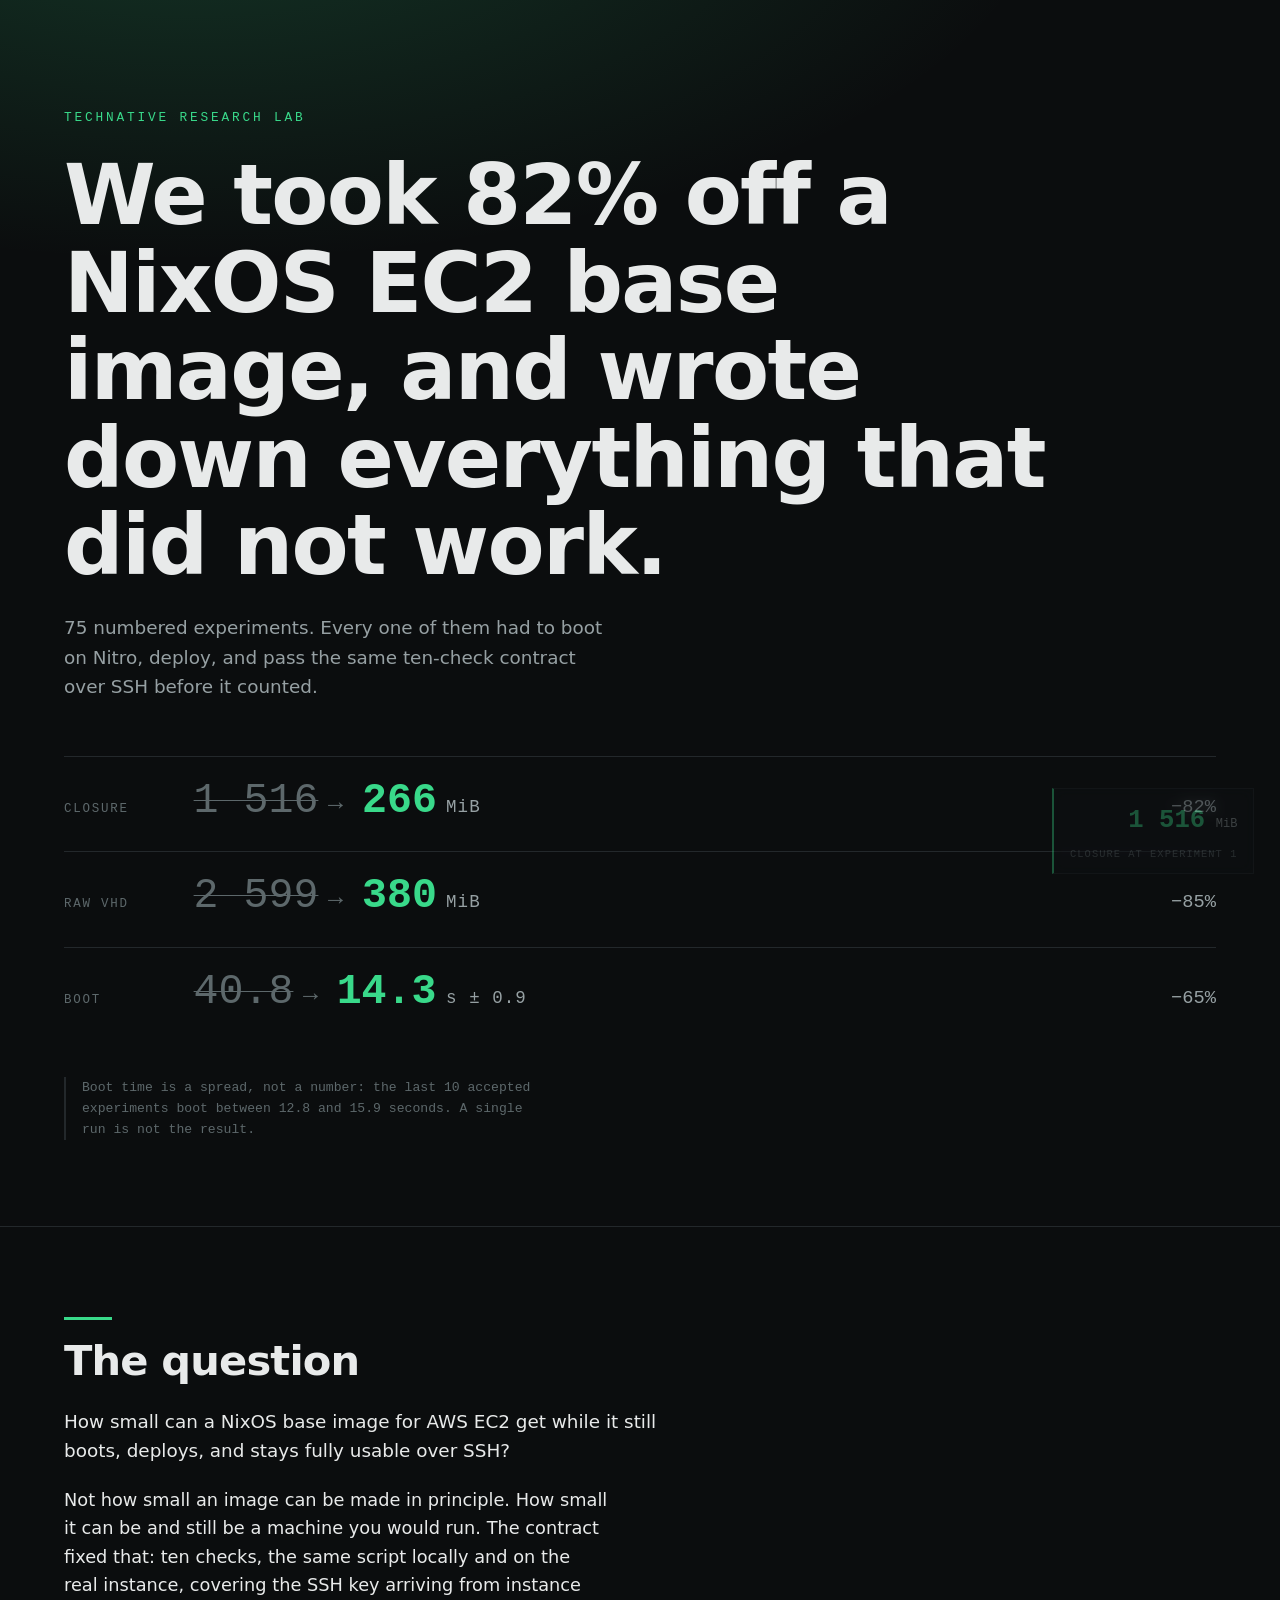
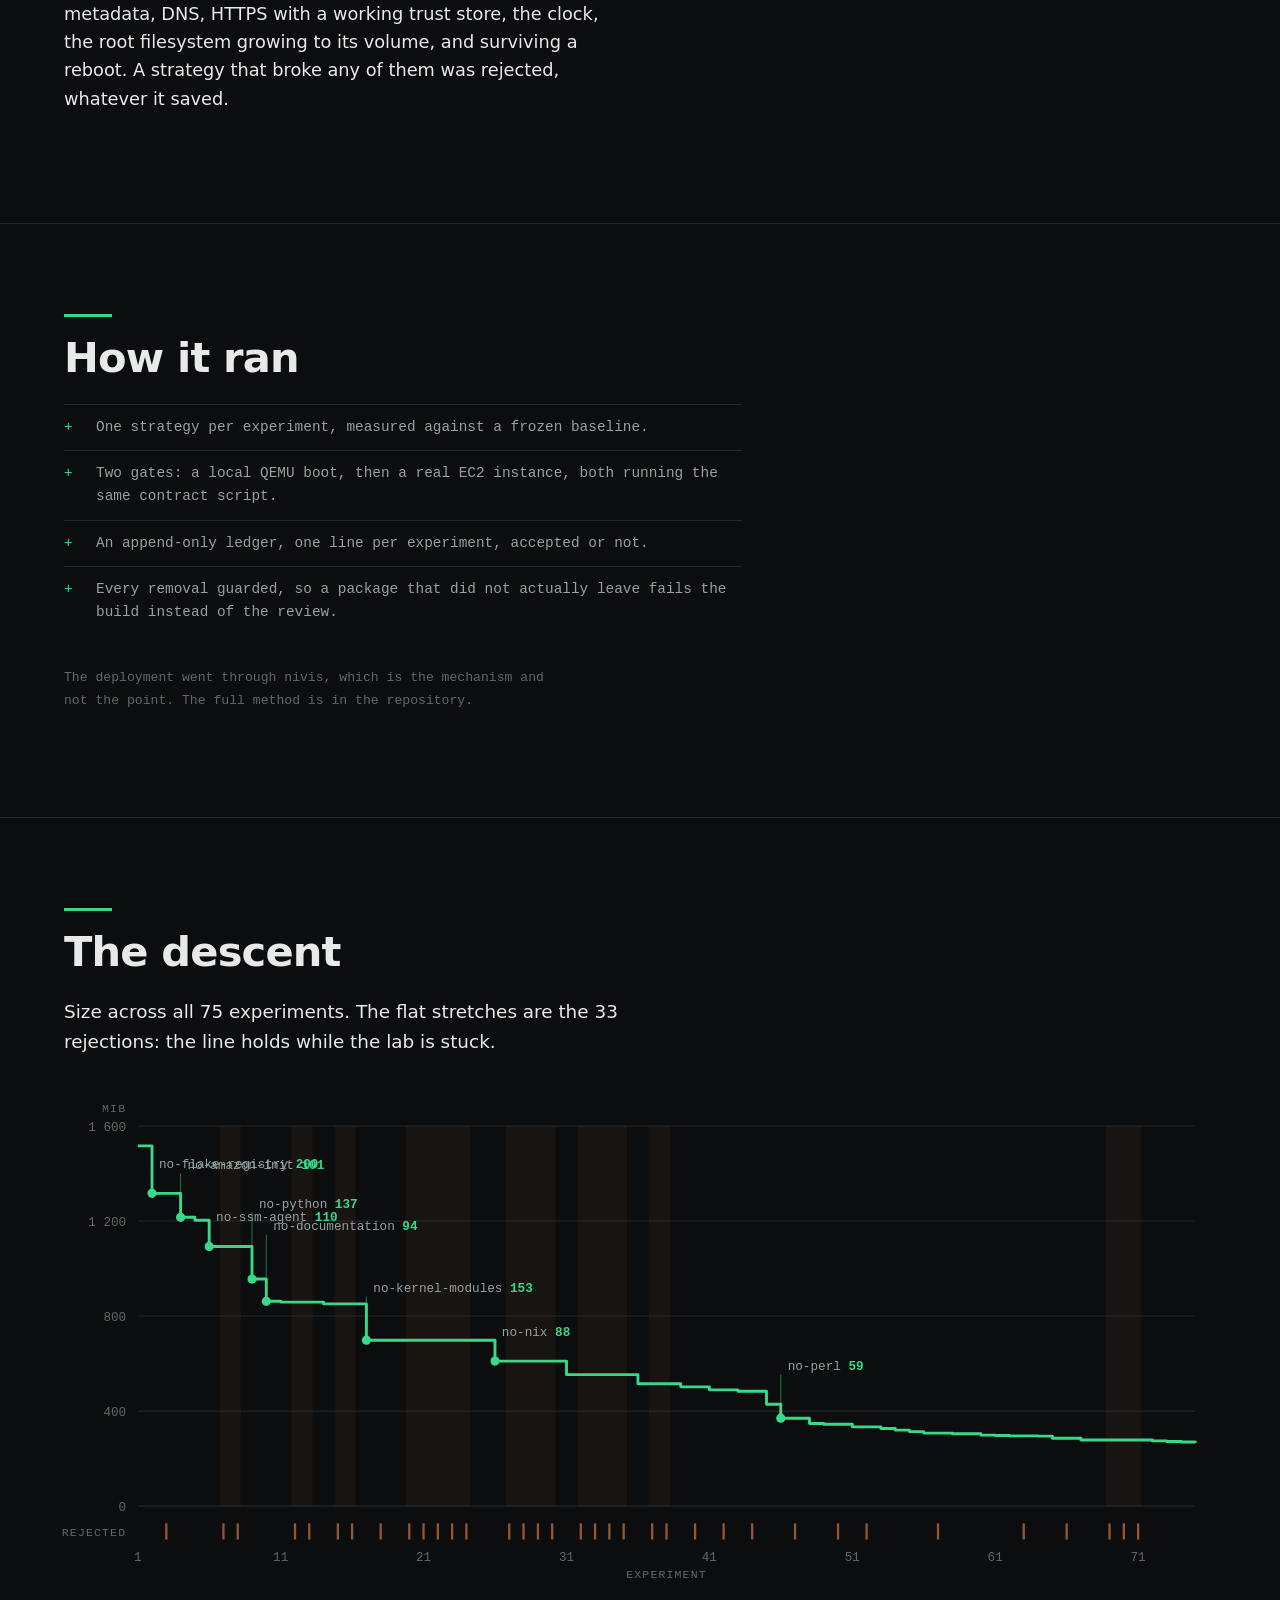
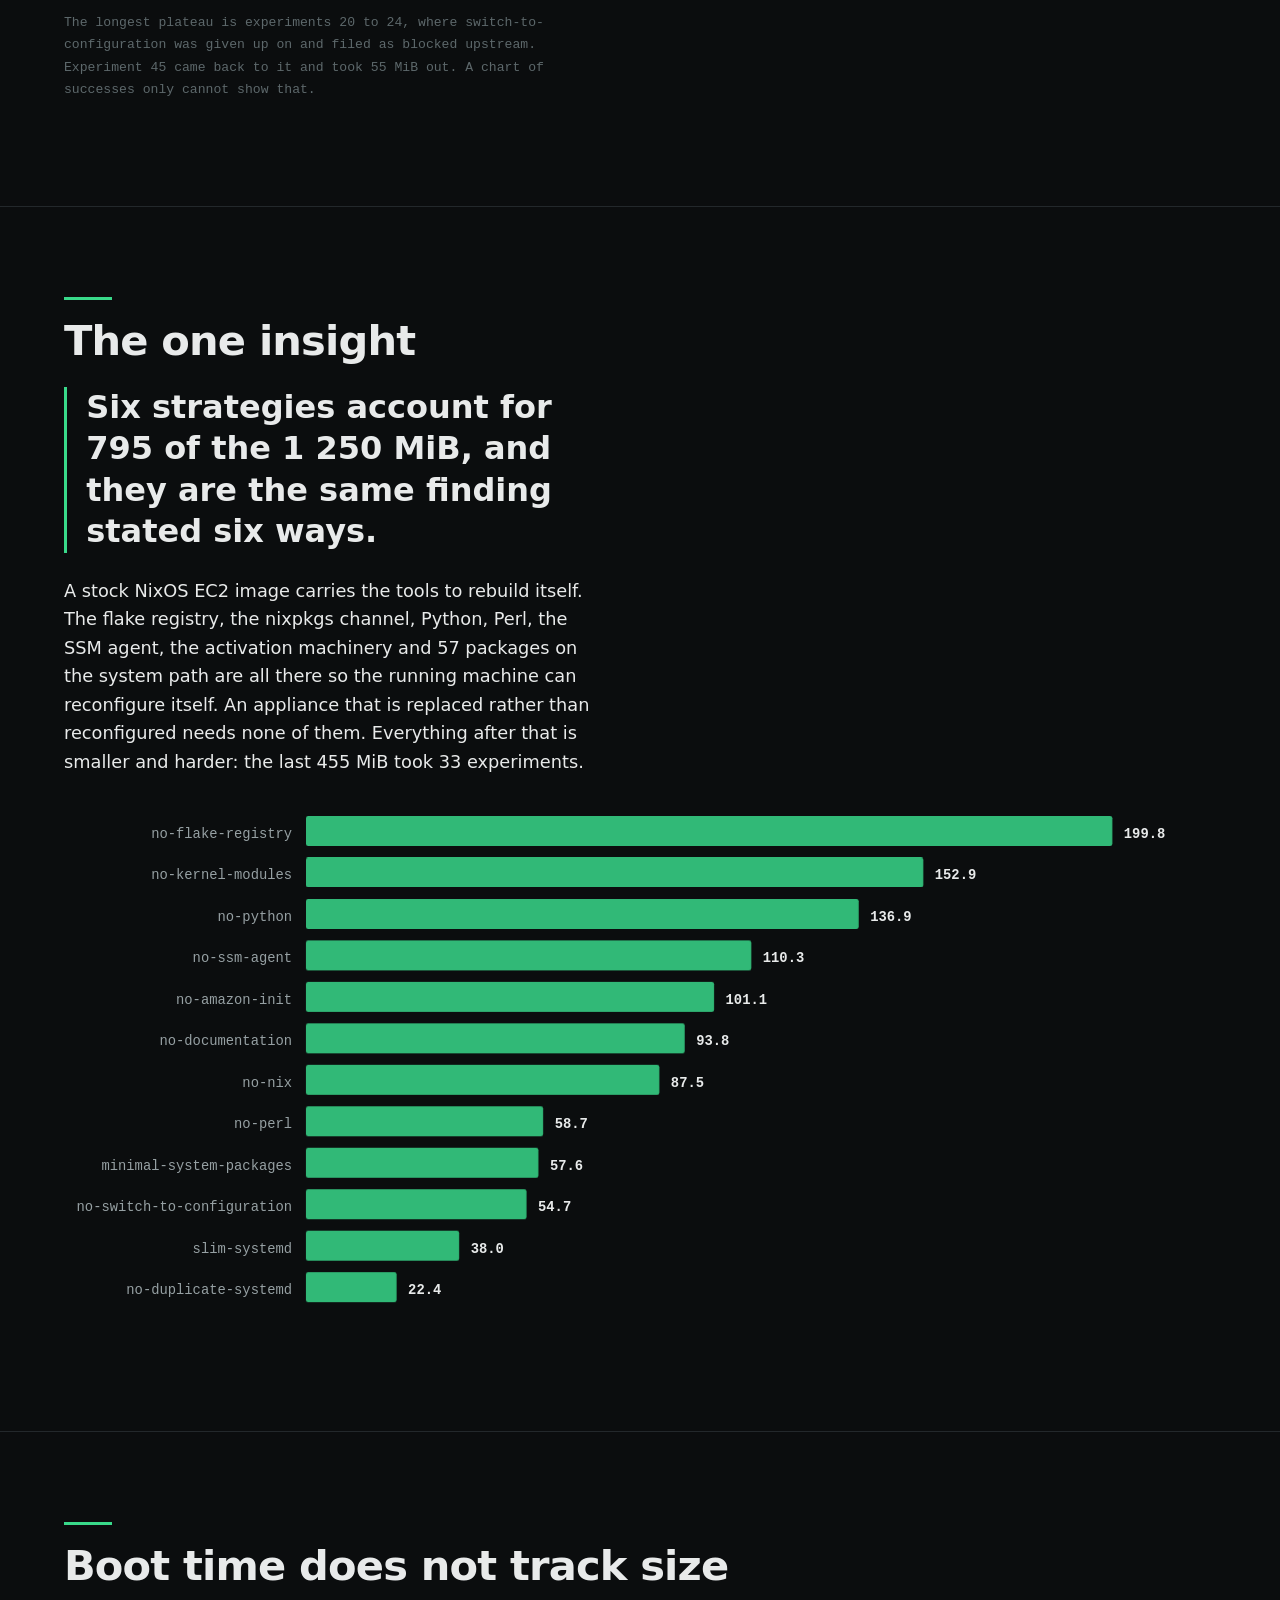
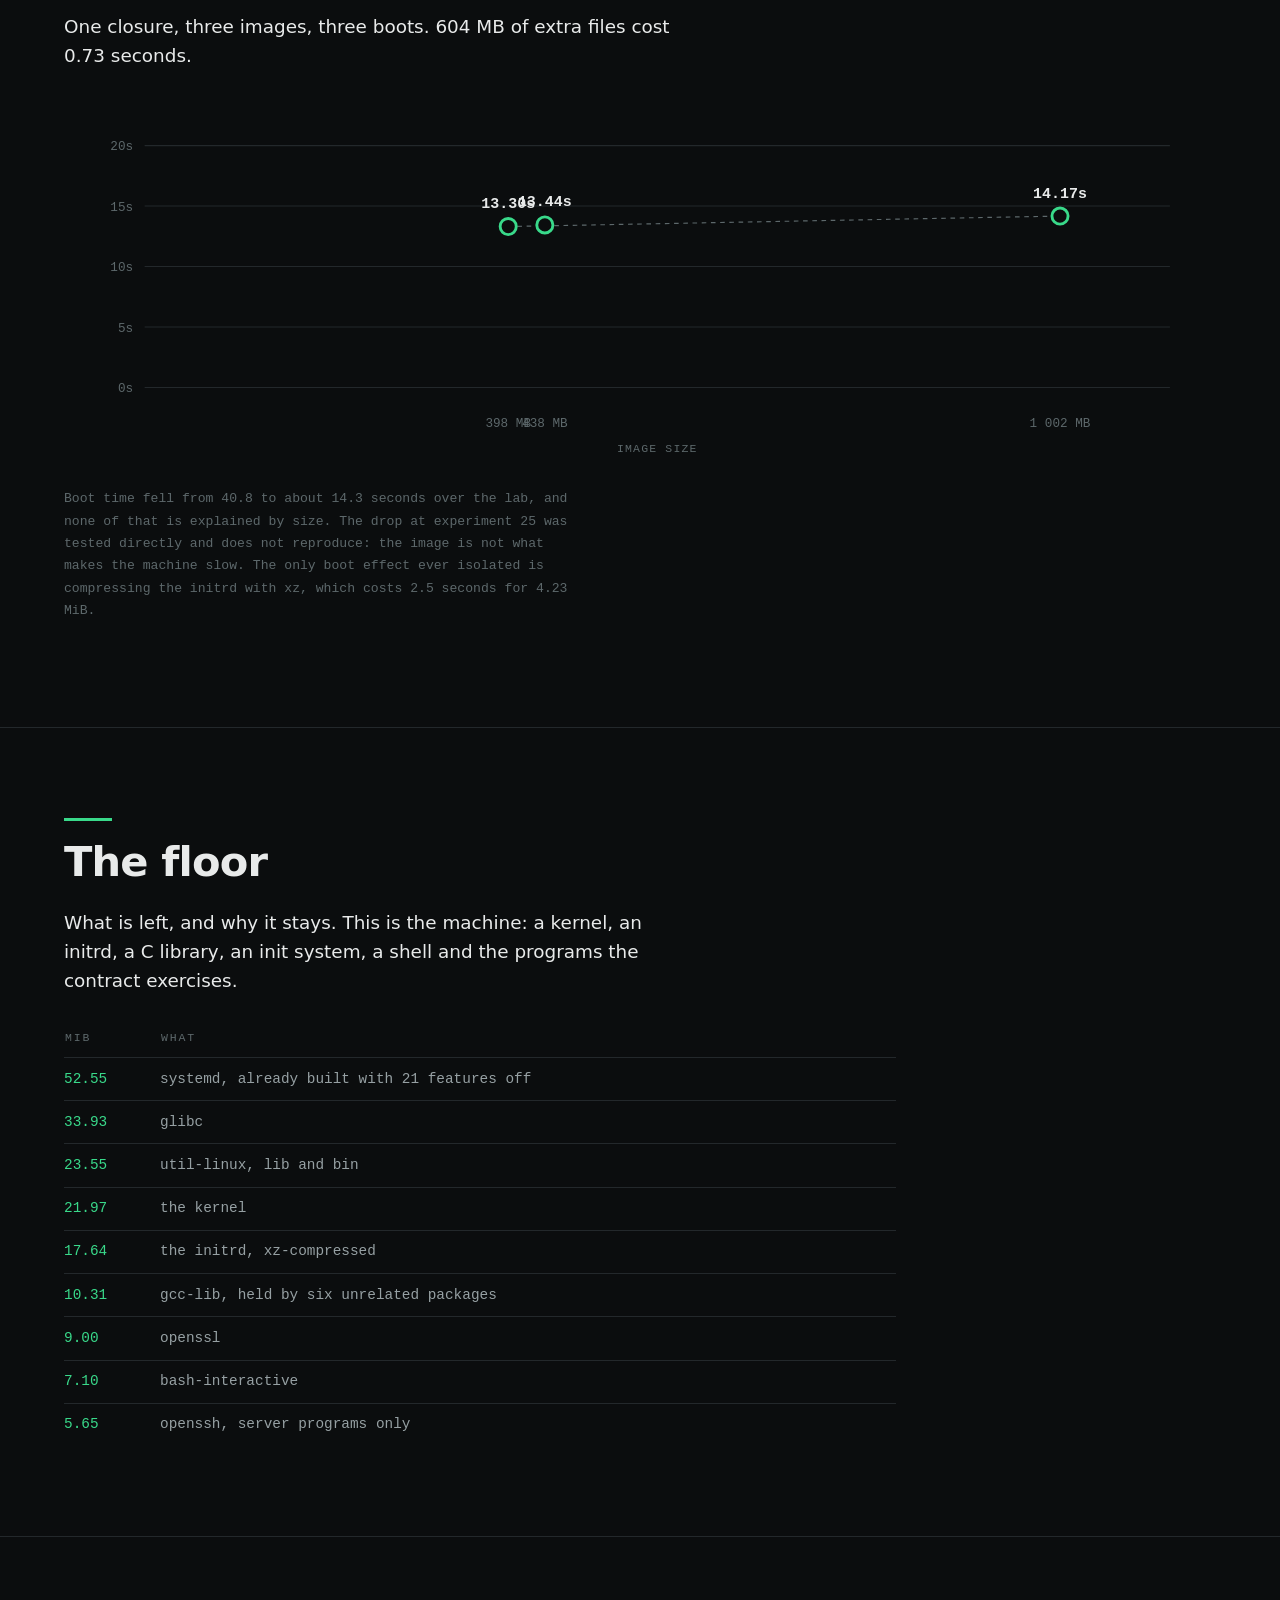
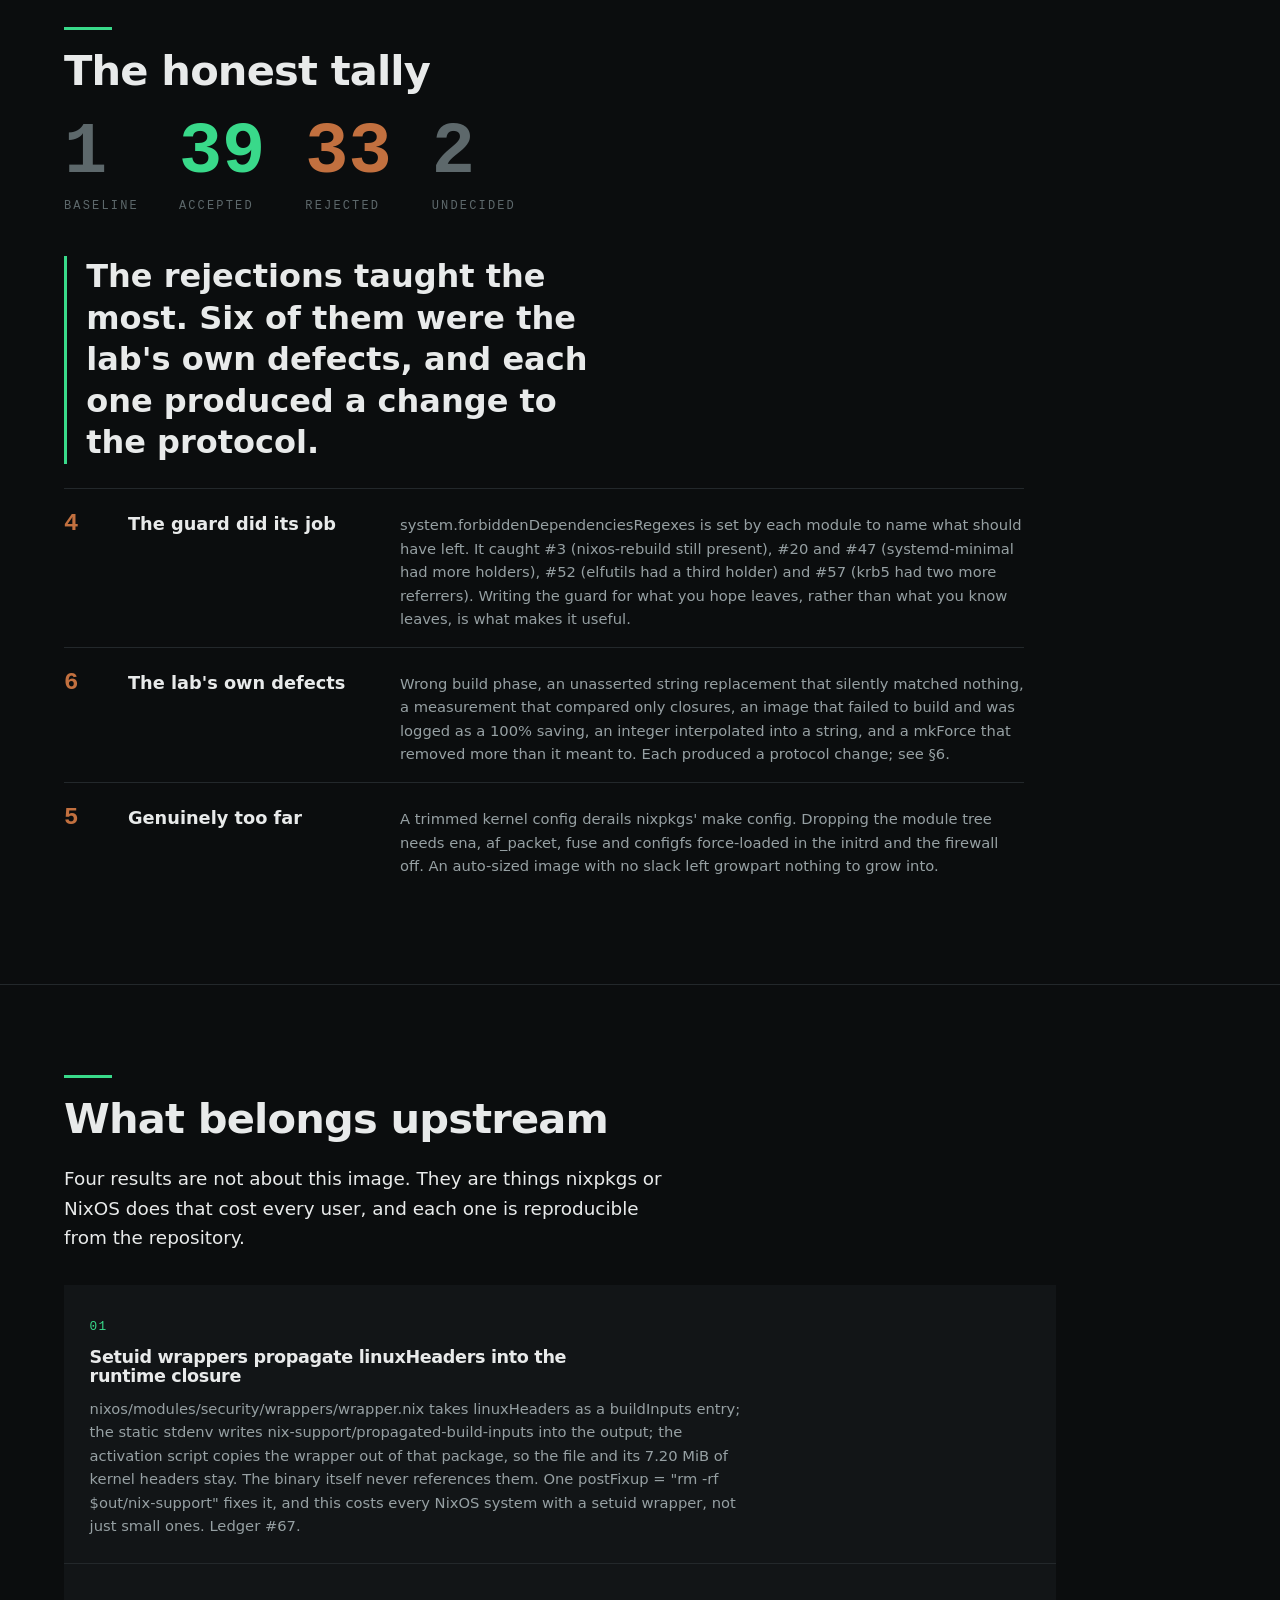
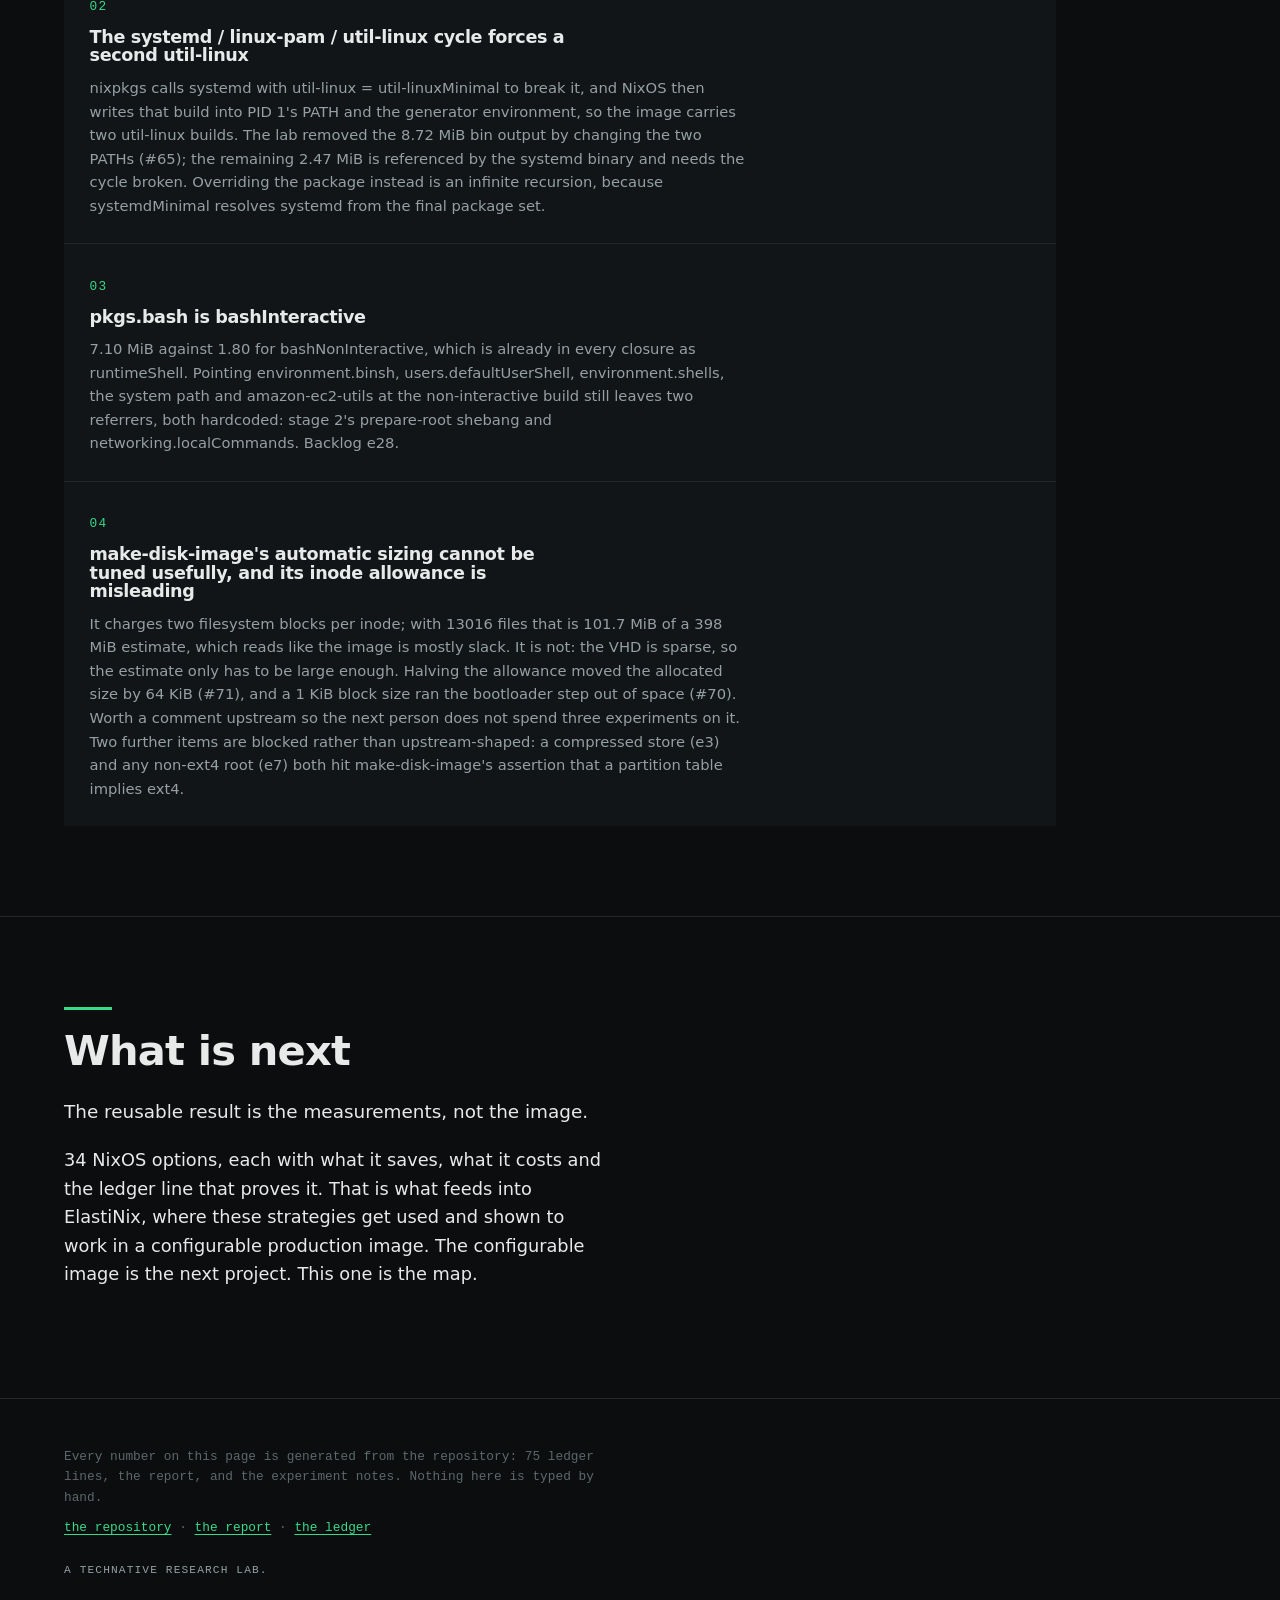
<file: site/index.html>
<!doctype html>
<html lang="en" class="no-js">
<head>
<meta charset="utf-8">
<meta name="viewport" content="width=device-width, initial-scale=1">
<title>How small can a NixOS EC2 base image get?</title>
<meta name="description" content="A closed research lab: 75 experiments shrinking a NixOS EC2 base image to 266 MiB of closure, measured, with the failures kept.">
<meta property="og:title" content="How small can a NixOS EC2 base image get?">
<meta property="og:description" content="A closed research lab: 75 experiments shrinking a NixOS EC2 base image to 266 MiB of closure, measured, with the failures kept.">
<meta property="og:type" content="article">
<link rel="stylesheet" href="style.css">
<script>document.documentElement.className = "js";</script>
</head>
<body>

<div class="counter" id="counter" aria-hidden="true">
  <span class="counter-value" id="counter-value">1 516</span>
  <span class="counter-unit">MiB</span>
  <span class="counter-label">closure at experiment <span id="counter-id">1</span></span>
</div>

<header class="hero">
  <p class="eyebrow">TechNative research lab</p>
  <h1 class="hero-title">We took 82% off a NixOS EC2 base image, and wrote down everything that did not work.</h1>
  <p class="hero-lede">75 numbered experiments. Every one of them had to boot on Nitro, deploy, and pass the same ten-check contract over SSH before it counted.</p>

  <div class="headline">
    <div class="headline-item">
      <span class="headline-key">closure</span>
      <span class="headline-from">1 516</span>
      <span class="headline-arrow" aria-hidden="true">&rarr;</span>
      <span class="headline-to shrink">266</span>
      <span class="headline-unit">MiB</span>
      <span class="headline-pct">&minus;82%</span>
    </div>
    <div class="headline-item">
      <span class="headline-key">raw VHD</span>
      <span class="headline-from">2 599</span>
      <span class="headline-arrow" aria-hidden="true">&rarr;</span>
      <span class="headline-to shrink">380</span>
      <span class="headline-unit">MiB</span>
      <span class="headline-pct">&minus;85%</span>
    </div>
    <div class="headline-item">
      <span class="headline-key">boot</span>
      <span class="headline-from">40.8</span>
      <span class="headline-arrow" aria-hidden="true">&rarr;</span>
      <span class="headline-to">14.3</span>
      <span class="headline-unit">s &plusmn; 0.9</span>
      <span class="headline-pct">&minus;65%</span>
    </div>
  </div>
  <p class="hero-note">Boot time is a spread, not a number: the last 10 accepted experiments boot between 12.8 and 15.9 seconds. A single run is not the result.</p>
</header>

<main>

<section class="section section--question">
  <h2>The question</h2>
  <p class="lead">How small can a NixOS base image for AWS EC2 get while it still boots, deploys, and stays fully usable over SSH?</p>
  <p>Not how small an image can be made in principle. How small it can be and still be a machine you would run. The contract fixed that: ten checks, the same script locally and on the real instance, covering the SSH key arriving from instance metadata, DNS, HTTPS with a working trust store, the clock, the root filesystem growing to its volume, and surviving a reboot. A strategy that broke any of them was rejected, whatever it saved.</p>
</section>

<section class="section section--method">
  <h2>How it ran</h2>
  <ul class="method">
    <li>One strategy per experiment, measured against a frozen baseline.</li>
    <li>Two gates: a local QEMU boot, then a real EC2 instance, both running the same contract script.</li>
    <li>An append-only ledger, one line per experiment, accepted or not.</li>
    <li>Every removal guarded, so a package that did not actually leave fails the build instead of the review.</li>
  </ul>
  <p class="aside">The deployment went through nivis, which is the mechanism and not the point. The full method is in the repository.</p>
</section>

<section class="section section--descent" id="descent">
  <h2>The descent</h2>
  <p class="lead">Size across all 75 experiments. The flat stretches are the 33 rejections: the line holds while the lab is stuck.</p>
  <svg class="chart chart--descent" viewBox="0 0 1000 420" role="img" aria-label="Closure size across all 75 experiments">
<line class="grid" x1="64" y1="356.0" x2="982" y2="356.0"/><text class="tick" x="54" y="360.0" text-anchor="end">0</text>
<line class="grid" x1="64" y1="273.5" x2="982" y2="273.5"/><text class="tick" x="54" y="277.5" text-anchor="end">400</text>
<line class="grid" x1="64" y1="191.0" x2="982" y2="191.0"/><text class="tick" x="54" y="195.0" text-anchor="end">800</text>
<line class="grid" x1="64" y1="108.5" x2="982" y2="108.5"/><text class="tick" x="54" y="112.5" text-anchor="end">1 200</text>
<line class="grid" x1="64" y1="26.0" x2="982" y2="26.0"/><text class="tick" x="54" y="30.0" text-anchor="end">1 600</text>
<text class="axis" x="54" y="14" text-anchor="end">MiB</text>
<path class="descent-line" d="M64.0,43.3 L76.4,43.3L76.4,84.5 L88.8,84.5L88.8,84.5 L101.2,84.5L101.2,105.3 L113.6,105.3L113.6,107.9 L126.0,107.9L126.0,130.6 L138.4,130.6L138.4,130.6 L150.8,130.6L150.8,130.6 L163.2,130.6L163.2,158.9 L175.6,158.9L175.6,178.2 L188.1,178.2L188.1,178.9 L200.5,178.9L200.5,178.9 L212.9,178.9L212.9,178.9 L225.3,178.9L225.3,180.5 L237.7,180.5L237.7,180.5 L250.1,180.5L250.1,180.5 L262.5,180.5L262.5,212.0 L274.9,212.0L274.9,212.0 L287.3,212.0L287.3,212.0 L299.7,212.0L299.7,212.0 L312.1,212.0L312.1,212.0 L324.5,212.0L324.5,212.0 L336.9,212.0L336.9,212.0 L349.3,212.0L349.3,212.0 L361.7,212.0L361.7,212.0 L374.1,212.0L374.1,230.1 L386.5,230.1L386.5,230.1 L398.9,230.1L398.9,230.1 L411.4,230.1L411.4,230.1 L423.8,230.1L423.8,230.1 L436.2,230.1L436.2,241.9 L448.6,241.9L448.6,241.9 L461.0,241.9L461.0,241.9 L473.4,241.9L473.4,241.9 L485.8,241.9L485.8,241.9 L498.2,241.9L498.2,249.8 L510.6,249.8L510.6,249.8 L523.0,249.8L523.0,249.8 L535.4,249.8L535.4,252.5 L547.8,252.5L547.8,252.5 L560.2,252.5L560.2,255.1 L572.6,255.1L572.6,255.1 L585.0,255.1L585.0,256.3 L597.4,256.3L597.4,256.3 L609.8,256.3L609.8,267.6 L622.2,267.6L622.2,279.7 L634.6,279.7L634.6,279.7 L647.1,279.7L647.1,284.3 L659.5,284.3L659.5,284.9 L671.9,284.9L671.9,284.9 L684.3,284.9L684.3,287.2 L696.7,287.2L696.7,287.2 L709.1,287.2L709.1,288.6 L721.5,288.6L721.5,290.0 L733.9,290.0L733.9,291.4 L746.3,291.4L746.3,292.6 L758.7,292.6L758.7,292.6 L771.1,292.6L771.1,293.2 L783.5,293.2L783.5,293.2 L795.9,293.2L795.9,294.4 L808.3,294.4L808.3,294.7 L820.7,294.7L820.7,295.0 L833.1,295.0L833.1,295.0 L845.5,295.0L845.5,295.3 L857.9,295.3L857.9,297.1 L870.4,297.1L870.4,297.1 L882.8,297.1L882.8,298.6 L895.2,298.6L895.2,298.6 L907.6,298.6L907.6,298.6 L920.0,298.6L920.0,298.6 L932.4,298.6L932.4,298.6 L944.8,298.6L944.8,299.4 L957.2,299.4L957.2,299.9 L969.6,299.9L969.6,300.4 L982.0,300.4L982.0,301.1"/>
<rect class="plateau" x="135.4" y="26" width="18.4" height="330"/>
<rect class="plateau" x="197.5" y="26" width="18.4" height="330"/>
<rect class="plateau" x="234.7" y="26" width="18.4" height="330"/>
<rect class="plateau" x="296.7" y="26" width="55.6" height="330"/>
<rect class="plateau" x="383.5" y="26" width="43.2" height="330"/>
<rect class="plateau" x="445.6" y="26" width="43.2" height="330"/>
<rect class="plateau" x="507.6" y="26" width="18.4" height="330"/>
<rect class="plateau" x="904.6" y="26" width="30.8" height="330"/>
<line class="reject-tick" x1="88.8" y1="371" x2="88.8" y2="385"><title>#3 no-installer-tools: build failed</title></line>
<line class="reject-tick" x1="138.4" y1="371" x2="138.4" y2="385"><title>#7 no-ebsnvme-id: build failed</title></line>
<line class="reject-tick" x1="150.8" y1="371" x2="150.8" y2="385"><title>#8 no-python: gate 1 failed</title></line>
<line class="reject-tick" x1="200.5" y1="371" x2="200.5" y2="385"><title>#12 nitro-kernel: build failed</title></line>
<line class="reject-tick" x1="212.9" y1="371" x2="212.9" y2="385"><title>#13 no-kernel-modules: gate 1 failed</title></line>
<line class="reject-tick" x1="237.7" y1="371" x2="237.7" y2="385"><title>#15 no-kernel-modules: gate 2 failed</title></line>
<line class="reject-tick" x1="250.1" y1="371" x2="250.1" y2="385"><title>#16 no-kernel-modules: gate 2 failed</title></line>
<line class="reject-tick" x1="274.9" y1="371" x2="274.9" y2="385"><title>#18 no-duplicate-systemd: build failed</title></line>
<line class="reject-tick" x1="299.7" y1="371" x2="299.7" y2="385"><title>#20 no-duplicate-systemd: build failed</title></line>
<line class="reject-tick" x1="312.1" y1="371" x2="312.1" y2="385"><title>#21 no-switch-to-configuration: gate 2 failed</title></line>
<line class="reject-tick" x1="324.5" y1="371" x2="324.5" y2="385"><title>#22 lean-image: not smaller than accepted</title></line>
<line class="reject-tick" x1="336.9" y1="371" x2="336.9" y2="385"><title>#23 lean-image: gate 2 failed</title></line>
<line class="reject-tick" x1="349.3" y1="371" x2="349.3" y2="385"><title>#24 lean-image: gate 2 failed</title></line>
<line class="reject-tick" x1="386.5" y1="371" x2="386.5" y2="385"><title>#27 minimal-system-packages: gate 1 failed</title></line>
<line class="reject-tick" x1="398.9" y1="371" x2="398.9" y2="385"><title>#28 minimal-system-packages: gate 1 failed</title></line>
<line class="reject-tick" x1="411.4" y1="371" x2="411.4" y2="385"><title>#29 minimal-system-packages: gate 1 failed</title></line>
<line class="reject-tick" x1="423.8" y1="371" x2="423.8" y2="385"><title>#30 minimal-system-packages: gate 2 failed</title></line>
<line class="reject-tick" x1="448.6" y1="371" x2="448.6" y2="385"><title>#32 slim-systemd: build failed</title></line>
<line class="reject-tick" x1="461.0" y1="371" x2="461.0" y2="385"><title>#33 slim-systemd: build failed</title></line>
<line class="reject-tick" x1="473.4" y1="371" x2="473.4" y2="385"><title>#34 slim-systemd: build failed</title></line>
<line class="reject-tick" x1="485.8" y1="371" x2="485.8" y2="385"><title>#35 slim-systemd: gate 2 skipped</title></line>
<line class="reject-tick" x1="510.6" y1="371" x2="510.6" y2="385"><title>#37 no-perl: gate 2 skipped</title></line>
<line class="reject-tick" x1="523.0" y1="371" x2="523.0" y2="385"><title>#38 empty-hwdb: build failed</title></line>
<line class="reject-tick" x1="547.8" y1="371" x2="547.8" y2="385"><title>#40 minimal-coreutils: neither closure nor image is smaller than accepted</title></line>
<line class="reject-tick" x1="572.6" y1="371" x2="572.6" y2="385"><title>#42 minimal-initrd-modules: gate 1 failed</title></line>
<line class="reject-tick" x1="597.4" y1="371" x2="597.4" y2="385"><title>#44 no-switch-to-configuration: gate 2 failed</title></line>
<line class="reject-tick" x1="634.6" y1="371" x2="634.6" y2="385"><title>#47 no-duplicate-systemd: build failed</title></line>
<line class="reject-tick" x1="671.9" y1="371" x2="671.9" y2="385"><title>#50 no-user-data-decompression: gate 2 failed</title></line>
<line class="reject-tick" x1="696.7" y1="371" x2="696.7" y2="385"><title>#52 slim-iproute2: build failed</title></line>
<line class="reject-tick" x1="758.7" y1="371" x2="758.7" y2="385"><title>#57 slim-curl: build failed</title></line>
<line class="reject-tick" x1="833.1" y1="371" x2="833.1" y2="385"><title>#63 no-nscd: build failed</title></line>
<line class="reject-tick" x1="870.4" y1="371" x2="870.4" y2="385"><title>#66 wrappers-without-propagation: gate 1 failed</title></line>
<line class="reject-tick" x1="907.6" y1="371" x2="907.6" y2="385"><title>#69 lean-image-block-size: image did not build, so it was not measured</title></line>
<line class="reject-tick" x1="920.0" y1="371" x2="920.0" y2="385"><title>#70 lean-image-block-size: image did not build, so it was not measured</title></line>
<line class="reject-tick" x1="932.4" y1="371" x2="932.4" y2="385"><title>#71 lean-image-inode-blocks: neither closure nor image is smaller than accepted</title></line>
<text class="axis" x="54" y="382" text-anchor="end">rejected</text>
<g class="win" style="--i:0"><circle class="win-dot" cx="76.4" cy="84.5" r="4"/><line class="win-stem" x1="76.4" y1="84.5" x2="76.4" y2="66.5"/><text class="win-label" x="82.4" y="62.5">no-flake-registry <tspan class="win-value">200</tspan></text></g>
<g class="win" style="--i:1"><circle class="win-dot" cx="262.5" cy="212.0" r="4"/><line class="win-stem" x1="262.5" y1="212.0" x2="262.5" y2="174.0"/><text class="win-label" x="268.5" y="170.0">no-kernel-modules <tspan class="win-value">153</tspan></text></g>
<g class="win" style="--i:2"><circle class="win-dot" cx="163.2" cy="158.9" r="4"/><line class="win-stem" x1="163.2" y1="158.9" x2="163.2" y2="100.9"/><text class="win-label" x="169.2" y="96.9">no-python <tspan class="win-value">137</tspan></text></g>
<g class="win" style="--i:3"><circle class="win-dot" cx="126.0" cy="130.6" r="4"/><line class="win-stem" x1="126.0" y1="130.6" x2="126.0" y2="112.6"/><text class="win-label" x="132.0" y="108.6">no-ssm-agent <tspan class="win-value">110</tspan></text></g>
<g class="win" style="--i:4"><circle class="win-dot" cx="101.2" cy="105.3" r="4"/><line class="win-stem" x1="101.2" y1="105.3" x2="101.2" y2="67.3"/><text class="win-label" x="107.2" y="63.3">no-amazon-init <tspan class="win-value">101</tspan></text></g>
<g class="win" style="--i:5"><circle class="win-dot" cx="175.6" cy="178.2" r="4"/><line class="win-stem" x1="175.6" y1="178.2" x2="175.6" y2="120.2"/><text class="win-label" x="181.6" y="116.2">no-documentation <tspan class="win-value">94</tspan></text></g>
<g class="win" style="--i:6"><circle class="win-dot" cx="374.1" cy="230.1" r="4"/><line class="win-stem" x1="374.1" y1="230.1" x2="374.1" y2="212.1"/><text class="win-label" x="380.1" y="208.1">no-nix <tspan class="win-value">88</tspan></text></g>
<g class="win" style="--i:7"><circle class="win-dot" cx="622.2" cy="279.7" r="4"/><line class="win-stem" x1="622.2" y1="279.7" x2="622.2" y2="241.7"/><text class="win-label" x="628.2" y="237.7">no-perl <tspan class="win-value">59</tspan></text></g>
<text class="tick" x="64.0" y="404" text-anchor="middle">1</text>
<text class="tick" x="188.1" y="404" text-anchor="middle">11</text>
<text class="tick" x="312.1" y="404" text-anchor="middle">21</text>
<text class="tick" x="436.2" y="404" text-anchor="middle">31</text>
<text class="tick" x="560.2" y="404" text-anchor="middle">41</text>
<text class="tick" x="684.3" y="404" text-anchor="middle">51</text>
<text class="tick" x="808.3" y="404" text-anchor="middle">61</text>
<text class="tick" x="932.4" y="404" text-anchor="middle">71</text>
<text class="axis" x="523.0" y="418" text-anchor="middle">experiment</text>
</svg>
  <p class="aside">The longest plateau is experiments 20 to 24, where switch-to-configuration was given up on and filed as blocked upstream. Experiment 45 came back to it and took 55 MiB out. A chart of successes only cannot show that.</p>
</section>

<section class="section section--insight">
  <h2>The one insight</h2>
  <p class="pull">Six strategies account for 795 of the 1 250 MiB, and they are the same finding stated six ways.</p>
  <p>A stock NixOS EC2 image carries the tools to rebuild itself. The flake registry, the nixpkgs channel, Python, Perl, the SSM agent, the activation machinery and 57 packages on the system path are all there so the running machine can reconfigure itself. An appliance that is replaced rather than reconfigured needs none of them. Everything after that is smaller and harder: the last 455 MiB took 33 experiments.</p>
  <svg class="chart chart--bars" viewBox="0 0 1000 442" role="img" aria-label="Closure saved by the 12 largest strategies">
<g class="bar" style="--i:0"><text class="bar-name" x="198" y="19" text-anchor="end">no-flake-registry</text><rect class="bar-rect" x="210" y="0" width="700.0" height="26" rx="2"/><text class="bar-value" x="920.0" y="19">199.8</text></g>
<g class="bar" style="--i:1"><text class="bar-name" x="198" y="55" text-anchor="end">no-kernel-modules</text><rect class="bar-rect" x="210" y="36" width="535.9" height="26" rx="2"/><text class="bar-value" x="755.9" y="55">152.9</text></g>
<g class="bar" style="--i:2"><text class="bar-name" x="198" y="91" text-anchor="end">no-python</text><rect class="bar-rect" x="210" y="72" width="479.8" height="26" rx="2"/><text class="bar-value" x="699.8" y="91">136.9</text></g>
<g class="bar" style="--i:3"><text class="bar-name" x="198" y="127" text-anchor="end">no-ssm-agent</text><rect class="bar-rect" x="210" y="108" width="386.6" height="26" rx="2"/><text class="bar-value" x="606.6" y="127">110.3</text></g>
<g class="bar" style="--i:4"><text class="bar-name" x="198" y="163" text-anchor="end">no-amazon-init</text><rect class="bar-rect" x="210" y="144" width="354.3" height="26" rx="2"/><text class="bar-value" x="574.3" y="163">101.1</text></g>
<g class="bar" style="--i:5"><text class="bar-name" x="198" y="199" text-anchor="end">no-documentation</text><rect class="bar-rect" x="210" y="180" width="328.8" height="26" rx="2"/><text class="bar-value" x="548.8" y="199">93.8</text></g>
<g class="bar" style="--i:6"><text class="bar-name" x="198" y="235" text-anchor="end">no-nix</text><rect class="bar-rect" x="210" y="216" width="306.8" height="26" rx="2"/><text class="bar-value" x="526.8" y="235">87.5</text></g>
<g class="bar" style="--i:7"><text class="bar-name" x="198" y="271" text-anchor="end">no-perl</text><rect class="bar-rect" x="210" y="252" width="205.9" height="26" rx="2"/><text class="bar-value" x="425.9" y="271">58.7</text></g>
<g class="bar" style="--i:8"><text class="bar-name" x="198" y="307" text-anchor="end">minimal-system-packages</text><rect class="bar-rect" x="210" y="288" width="201.8" height="26" rx="2"/><text class="bar-value" x="421.8" y="307">57.6</text></g>
<g class="bar" style="--i:9"><text class="bar-name" x="198" y="343" text-anchor="end">no-switch-to-configuration</text><rect class="bar-rect" x="210" y="324" width="191.5" height="26" rx="2"/><text class="bar-value" x="411.5" y="343">54.7</text></g>
<g class="bar" style="--i:10"><text class="bar-name" x="198" y="379" text-anchor="end">slim-systemd</text><rect class="bar-rect" x="210" y="360" width="133.0" height="26" rx="2"/><text class="bar-value" x="353.0" y="379">38.0</text></g>
<g class="bar" style="--i:11"><text class="bar-name" x="198" y="415" text-anchor="end">no-duplicate-systemd</text><rect class="bar-rect" x="210" y="396" width="78.7" height="26" rx="2"/><text class="bar-value" x="298.7" y="415">22.4</text></g>
</svg>
</section>

<section class="section section--boot">
  <h2>Boot time does not track size</h2>
  <p class="lead">One closure, three images, three boots. 604 MB of extra files cost 0.73 seconds.</p>
  <svg class="chart chart--boot" viewBox="0 0 1000 300" role="img" aria-label="Boot time against image size for three control runs">
<line class="grid" x1="70" y1="240.0" x2="960" y2="240.0"/><text class="tick" x="60" y="244.0" text-anchor="end">0s</text>
<line class="grid" x1="70" y1="187.5" x2="960" y2="187.5"/><text class="tick" x="60" y="191.5" text-anchor="end">5s</text>
<line class="grid" x1="70" y1="135.0" x2="960" y2="135.0"/><text class="tick" x="60" y="139.0" text-anchor="end">10s</text>
<line class="grid" x1="70" y1="82.5" x2="960" y2="82.5"/><text class="tick" x="60" y="86.5" text-anchor="end">15s</text>
<line class="grid" x1="70" y1="30.0" x2="960" y2="30.0"/><text class="tick" x="60" y="34.0" text-anchor="end">20s</text>
<line class="boot-trend" x1="385.6" y1="100.3" x2="864.6" y2="91.2"/>
<g class="boot-point" style="--i:0"><circle cx="385.6" cy="100.3" r="7"/><text class="boot-value" x="385.6" y="84.3" text-anchor="middle">13.30s</text><text class="tick" x="385.6" y="274" text-anchor="middle">398 MB</text><title>accepted, auto-sized, no channel</title></g>
<g class="boot-point" style="--i:1"><circle cx="417.4" cy="98.9" r="7"/><text class="boot-value" x="417.4" y="82.9" text-anchor="middle">13.44s</text><text class="tick" x="417.4" y="274" text-anchor="middle">438 MB</text><title>same closure, diskSize = &quot;4096&quot;</title></g>
<g class="boot-point" style="--i:2"><circle cx="864.6" cy="91.2" r="7"/><text class="boot-value" x="864.6" y="75.2" text-anchor="middle">14.17s</text><text class="tick" x="864.6" y="274" text-anchor="middle">1 002 MB</text><title>same closure, diskSize = &quot;4096&quot; and copyChannel = true</title></g>
<text class="axis" x="515.0" y="296" text-anchor="middle">image size</text>
</svg>
  <p class="aside">Boot time fell from 40.8 to about 14.3 seconds over the lab, and none of that is explained by size. The drop at experiment 25 was tested directly and does not reproduce: the image is not what makes the machine slow. The only boot effect ever isolated is compressing the initrd with xz, which costs 2.5 seconds for 4.23 MiB.</p>
</section>

<section class="section section--floor">
  <h2>The floor</h2>
  <p class="lead">What is left, and why it stays. This is the machine: a kernel, an initrd, a C library, an init system, a shell and the programs the contract exercises.</p>
  <table class="floor">
    <thead><tr><th>MiB</th><th>what</th></tr></thead>
    <tbody>
      <tr><td class="num">52.55</td><td>systemd, already built with 21 features off</td></tr>
      <tr><td class="num">33.93</td><td>glibc</td></tr>
      <tr><td class="num">23.55</td><td>util-linux, lib and bin</td></tr>
      <tr><td class="num">21.97</td><td>the kernel</td></tr>
      <tr><td class="num">17.64</td><td>the initrd, xz-compressed</td></tr>
      <tr><td class="num">10.31</td><td>gcc-lib, held by six unrelated packages</td></tr>
      <tr><td class="num">9.00</td><td>openssl</td></tr>
      <tr><td class="num">7.10</td><td>bash-interactive</td></tr>
      <tr><td class="num">5.65</td><td>openssh, server programs only</td></tr>
    </tbody>
  </table>
</section>

<section class="section section--tally">
  <h2>The honest tally</h2>
  <div class="tally">
    <div class="tally-item tally-item--baseline"><span class="tally-n">1</span> <span class="tally-k">baseline</span></div>
    <div class="tally-item tally-item--accepted"><span class="tally-n">39</span> <span class="tally-k">accepted</span></div>
    <div class="tally-item tally-item--rejected"><span class="tally-n">33</span> <span class="tally-k">rejected</span></div>
    <div class="tally-item tally-item--undecided"><span class="tally-n">2</span> <span class="tally-k">undecided</span></div>
  </div>
  <p class="pull">The rejections taught the most. Six of them were the lab's own defects, and each one produced a change to the protocol.</p>
  <ul class="groups">
    <li><span class="group-n">4</span> <span class="group-name">The guard did its job</span> <span class="group-body">system.forbiddenDependenciesRegexes is set by each module to name what should have left. It caught #3 (nixos-rebuild still present), #20 and #47 (systemd-minimal had more holders), #52 (elfutils had a third holder) and #57 (krb5 had two more referrers). Writing the guard for what you hope leaves, rather than what you know leaves, is what makes it useful.</span></li>
    <li><span class="group-n">6</span> <span class="group-name">The lab&#x27;s own defects</span> <span class="group-body">Wrong build phase, an unasserted string replacement that silently matched nothing, a measurement that compared only closures, an image that failed to build and was logged as a 100% saving, an integer interpolated into a string, and a mkForce that removed more than it meant to. Each produced a protocol change; see §6.</span></li>
    <li><span class="group-n">5</span> <span class="group-name">Genuinely too far</span> <span class="group-body">A trimmed kernel config derails nixpkgs&#x27; make config. Dropping the module tree needs ena, af_packet, fuse and configfs force-loaded in the initrd and the firewall off. An auto-sized image with no slack left growpart nothing to grow into.</span></li>
  </ul>
</section>

<section class="section section--upstream">
  <h2>What belongs upstream</h2>
  <p class="lead">Four results are not about this image. They are things nixpkgs or NixOS does that cost every user, and each one is reproducible from the repository.</p>
  <ol class="upstream">
    <li><h3>Setuid wrappers propagate linuxHeaders into the runtime closure</h3><p>nixos/modules/security/wrappers/wrapper.nix takes linuxHeaders as a buildInputs entry; the static stdenv writes nix-support/propagated-build-inputs into the output; the activation script copies the wrapper out of that package, so the file and its 7.20 MiB of kernel headers stay. The binary itself never references them. One postFixup = &quot;rm -rf $out/nix-support&quot; fixes it, and this costs every NixOS system with a setuid wrapper, not just small ones. Ledger #67.</p></li>
    <li><h3>The systemd / linux-pam / util-linux cycle forces a second util-linux</h3><p>nixpkgs calls systemd with util-linux = util-linuxMinimal to break it, and NixOS then writes that build into PID 1&#x27;s PATH and the generator environment, so the image carries two util-linux builds. The lab removed the 8.72 MiB bin output by changing the two PATHs (#65); the remaining 2.47 MiB is referenced by the systemd binary and needs the cycle broken. Overriding the package instead is an infinite recursion, because systemdMinimal resolves systemd from the final package set.</p></li>
    <li><h3>pkgs.bash is bashInteractive</h3><p>7.10 MiB against 1.80 for bashNonInteractive, which is already in every closure as runtimeShell. Pointing environment.binsh, users.defaultUserShell, environment.shells, the system path and amazon-ec2-utils at the non-interactive build still leaves two referrers, both hardcoded: stage 2&#x27;s prepare-root shebang and networking.localCommands. Backlog e28.</p></li>
    <li><h3>make-disk-image&#x27;s automatic sizing cannot be tuned usefully, and its inode allowance is misleading</h3><p>It charges two filesystem blocks per inode; with 13016 files that is 101.7 MiB of a 398 MiB estimate, which reads like the image is mostly slack. It is not: the VHD is sparse, so the estimate only has to be large enough. Halving the allowance moved the allocated size by 64 KiB (#71), and a 1 KiB block size ran the bootloader step out of space (#70). Worth a comment upstream so the next person does not spend three experiments on it. Two further items are blocked rather than upstream-shaped: a compressed store (e3) and any non-ext4 root (e7) both hit make-disk-image&#x27;s assertion that a partition table implies ext4.</p></li>
  </ol>
</section>

<section class="section section--next">
  <h2>What is next</h2>
  <p class="lead">The reusable result is the measurements, not the image.</p>
  <p>34 NixOS options, each with what it saves, what it costs and the ledger line that proves it. That is what feeds into ElastiNix, where these strategies get used and shown to work in a configurable production image. The configurable image is the next project. This one is the map.</p>
</section>

</main>

<footer class="footer">
  <p class="footer-line">Every number on this page is generated from the repository: 75 ledger lines, the report, and the experiment notes. Nothing here is typed by hand.</p>
  <p class="footer-line"><a href="https://github.com/wearetechnative/smol-nixos-base-image-nivis-ec2-experiment">the repository</a> &middot; <a href="https://github.com/wearetechnative/smol-nixos-base-image-nivis-ec2-experiment/blob/main/REPORT.md">the report</a> &middot; <a href="https://github.com/wearetechnative/smol-nixos-base-image-nivis-ec2-experiment/blob/main/ledger.jsonl">the ledger</a></p>
  <p class="footer-brand">A TechNative research lab.</p>
</footer>

<script src="main.js"></script>
</body>
</html>
</file>
<file: site/style.css>
/* Dark, engineered, loud geometry and quiet sentences.
 *
 * One brand token. `--accent` is the only colour that carries identity,
 * so applying the real TechNative palette is one edit rather than a
 * redesign. Everything else is neutral ink on a near-black ground.
 *
 * No webfonts: the page must render with no host reachable other than
 * the one serving it. */

:root {
  --accent: #39d98a;
  --accent-dim: #39d98a33;
  --bg: #0b0d0e;
  --bg-raise: #121517;
  --rule: #23282b;
  --ink: #e8eaea;
  --ink-dim: #96a0a3;
  --ink-faint: #5d686b;
  --reject: #c2703f;

  --mono: ui-monospace, "SF Mono", "JetBrains Mono", "Fira Code", Menlo, monospace;
  --sans: "Inter", ui-sans-serif, system-ui, -apple-system, "Segoe UI", sans-serif;

  --measure: 34rem;
  --gutter: clamp(1.25rem, 5vw, 6rem);
}

* { box-sizing: border-box; }

html { scroll-behavior: smooth; }

body {
  margin: 0;
  background: var(--bg);
  color: var(--ink);
  font-family: var(--sans);
  font-size: clamp(1rem, 0.95rem + 0.2vw, 1.125rem);
  line-height: 1.6;
  -webkit-font-smoothing: antialiased;
}

a { color: var(--accent); text-decoration-thickness: 1px; text-underline-offset: 3px; }

h1, h2, h3 { line-height: 1.05; letter-spacing: -0.02em; margin: 0; }

p { margin: 0 0 1.1em; max-width: var(--measure); }

/* ---------- hero ---------- */

.hero {
  padding: clamp(4rem, 12vh, 10rem) var(--gutter) clamp(3rem, 8vh, 6rem);
  border-bottom: 1px solid var(--rule);
  background:
    radial-gradient(90rem 40rem at 15% -10%, var(--accent-dim), transparent 60%),
    var(--bg);
}

.eyebrow {
  font-family: var(--mono);
  font-size: 0.8rem;
  letter-spacing: 0.22em;
  text-transform: uppercase;
  color: var(--accent);
  margin: 0 0 1.5rem;
}

.hero-title {
  font-size: clamp(2.4rem, 6.5vw, 5.5rem);
  font-weight: 800;
  max-width: 18ch;
  margin-bottom: 1.5rem;
}

.hero-lede { font-size: 1.15rem; color: var(--ink-dim); max-width: 46ch; }

.hero-note {
  font-family: var(--mono);
  font-size: 0.82rem;
  color: var(--ink-faint);
  max-width: 62ch;
  border-left: 2px solid var(--rule);
  padding-left: 1rem;
  margin-top: 2.5rem;
}

.headline {
  display: grid;
  gap: 0.35rem;
  margin: clamp(2.5rem, 6vh, 4rem) 0 0;
  font-family: var(--mono);
}

.headline-item {
  display: grid;
  grid-template-columns: 7.5rem auto 1.5rem auto auto 1fr;
  align-items: baseline;
  gap: 0.6rem;
  padding: 0.7rem 0;
  border-top: 1px solid var(--rule);
  font-size: clamp(1.4rem, 3.5vw, 2.6rem);
}

.headline-key {
  font-size: 0.78rem;
  letter-spacing: 0.14em;
  text-transform: uppercase;
  color: var(--ink-faint);
}

.headline-from { color: var(--ink-faint); text-decoration: line-through; text-decoration-thickness: 1px; }
.headline-arrow { color: var(--ink-faint); font-size: 0.6em; }
.headline-to { color: var(--accent); font-weight: 700; font-variant-numeric: tabular-nums; }
.headline-unit { font-size: 0.42em; color: var(--ink-dim); letter-spacing: 0.06em; }
.headline-pct { justify-self: end; font-size: 0.45em; color: var(--ink-dim); }

/* ---------- sections ---------- */

.section {
  padding: clamp(3.5rem, 10vh, 7rem) var(--gutter);
  border-bottom: 1px solid var(--rule);
}

.section h2 {
  font-size: clamp(1.6rem, 3.5vw, 2.6rem);
  margin-bottom: 1.5rem;
}

.section h2::before {
  content: "";
  display: block;
  width: 3rem;
  height: 3px;
  background: var(--accent);
  margin-bottom: 1.2rem;
}

.lead { font-size: 1.15rem; color: var(--ink); max-width: 52ch; }

.aside {
  font-family: var(--mono);
  font-size: 0.82rem;
  line-height: 1.7;
  color: var(--ink-faint);
  max-width: 64ch;
  margin-top: 2rem;
}

.pull {
  font-size: clamp(1.3rem, 2.8vw, 2rem);
  line-height: 1.3;
  font-weight: 600;
  max-width: 24ch;
  margin: 0 0 1.5rem;
  color: var(--ink);
  border-left: 3px solid var(--accent);
  padding-left: 1.2rem;
}

.method { list-style: none; padding: 0; margin: 0 0 1.5rem; max-width: 60ch; }

.method li {
  font-family: var(--mono);
  font-size: 0.9rem;
  color: var(--ink-dim);
  padding: 0.7rem 0 0.7rem 2rem;
  border-top: 1px solid var(--rule);
  position: relative;
}

.method li::before {
  content: "+";
  position: absolute;
  left: 0;
  color: var(--accent);
}

/* ---------- charts ---------- */

.chart { width: 100%; height: auto; display: block; margin: 2.5rem 0 1rem; overflow: visible; }

.grid { stroke: var(--rule); stroke-width: 1; }
.tick { fill: var(--ink-faint); font-family: var(--mono); font-size: 11px; }
.axis { fill: var(--ink-faint); font-family: var(--mono); font-size: 10px; letter-spacing: 0.1em; text-transform: uppercase; }

.descent-line { fill: none; stroke: var(--accent); stroke-width: 2.5; stroke-linejoin: round; }
.plateau { fill: var(--reject); opacity: 0.07; }
.reject-tick { stroke: var(--reject); stroke-width: 2; opacity: 0.75; }

.win-dot { fill: var(--accent); }
.win-stem { stroke: var(--accent); stroke-width: 1; opacity: 0.45; }
.win-label { fill: var(--ink-dim); font-family: var(--mono); font-size: 11px; }
.win-value { fill: var(--accent); font-weight: 600; }

.bar-rect { fill: var(--accent); opacity: 0.85; }
.bar-name { fill: var(--ink-dim); font-family: var(--mono); font-size: 12px; }
.bar-value { fill: var(--ink); font-family: var(--mono); font-size: 12px; font-weight: 600; }

.boot-trend { stroke: var(--ink-faint); stroke-width: 1; stroke-dasharray: 4 4; }
.boot-point circle { fill: var(--bg); stroke: var(--accent); stroke-width: 2.5; }
.boot-value { fill: var(--ink); font-family: var(--mono); font-size: 13px; font-weight: 600; }

/* ---------- floor, tally, upstream ---------- */

.floor { border-collapse: collapse; width: 100%; max-width: 52rem; margin-top: 2rem; font-family: var(--mono); font-size: 0.9rem; }
.floor th { text-align: left; font-size: 0.72rem; letter-spacing: 0.16em; text-transform: uppercase; color: var(--ink-faint); font-weight: 400; padding-bottom: 0.6rem; }
.floor td { border-top: 1px solid var(--rule); padding: 0.6rem 1rem 0.6rem 0; color: var(--ink-dim); }
.floor .num { color: var(--accent); font-variant-numeric: tabular-nums; width: 6rem; }

.tally { display: flex; flex-wrap: wrap; gap: 2.5rem; margin: 0 0 2.5rem; font-family: var(--mono); }
.tally-item { display: flex; flex-direction: column; }
.tally-n { font-size: clamp(2.5rem, 7vw, 4.5rem); font-weight: 700; line-height: 1; font-variant-numeric: tabular-nums; }
.tally-k { font-size: 0.75rem; letter-spacing: 0.18em; text-transform: uppercase; color: var(--ink-faint); margin-top: 0.5rem; }
.tally-item--accepted .tally-n { color: var(--accent); }
.tally-item--rejected .tally-n { color: var(--reject); }
.tally-item--baseline .tally-n,
.tally-item--undecided .tally-n { color: var(--ink-faint); }

.groups { list-style: none; padding: 0; margin: 0; display: grid; gap: 0; max-width: 60rem; }
.groups li { display: grid; grid-template-columns: 3rem 16rem 1fr; gap: 1rem; align-items: baseline; padding: 1rem 0; border-top: 1px solid var(--rule); }
.group-n { font-family: var(--mono); font-size: 1.5rem; color: var(--reject); font-weight: 700; }
.group-name { font-weight: 600; }
.group-body { color: var(--ink-dim); font-size: 0.92rem; }

.upstream { list-style: none; counter-reset: u; padding: 0; margin: 2rem 0 0; display: grid; gap: 1px; background: var(--rule); max-width: 62rem; }
.upstream li { counter-increment: u; background: var(--bg-raise); padding: 1.6rem; position: relative; }
.upstream li::before { content: counter(u, decimal-leading-zero); font-family: var(--mono); font-size: 0.8rem; color: var(--accent); letter-spacing: 0.1em; }
.upstream h3 { font-size: 1.1rem; margin: 0.6rem 0 0.7rem; max-width: 40ch; }
.upstream p { color: var(--ink-dim); font-size: 0.92rem; max-width: 70ch; margin: 0; }

/* ---------- counter ---------- */

.counter {
  position: fixed;
  right: clamp(0.75rem, 2vw, 2rem);
  bottom: clamp(0.75rem, 2vw, 2rem);
  z-index: 10;
  font-family: var(--mono);
  background: color-mix(in srgb, var(--bg-raise) 92%, transparent);
  border: 1px solid var(--rule);
  border-left: 2px solid var(--accent);
  padding: 0.7rem 1rem;
  display: none;
  text-align: right;
  backdrop-filter: blur(6px);
}

.js .counter { display: block; }

.counter-value { font-size: 1.6rem; font-weight: 700; color: var(--accent); font-variant-numeric: tabular-nums; }
.counter-unit { font-size: 0.75rem; color: var(--ink-dim); }
.counter-label { display: block; font-size: 0.65rem; letter-spacing: 0.1em; text-transform: uppercase; color: var(--ink-faint); margin-top: 0.25rem; }

/* ---------- footer ---------- */

.footer { padding: 3rem var(--gutter) 5rem; color: var(--ink-faint); font-family: var(--mono); font-size: 0.8rem; }
.footer-line { max-width: 70ch; margin-bottom: 0.6rem; }
.footer-brand { color: var(--ink-dim); letter-spacing: 0.1em; text-transform: uppercase; font-size: 0.7rem; margin-top: 1.5rem; }

/* ---------- motion ----------
 *
 * Everything above renders the finished state. These rules only apply
 * once JavaScript has added `.js`, and they are switched off entirely
 * when the visitor asks for less motion. The page is complete without
 * any of it. */

@media (prefers-reduced-motion: no-preference) {
  .js .shrink { display: inline-block; animation: shrink 1.1s cubic-bezier(0.2, 0.9, 0.2, 1) both; }

  @keyframes shrink {
    0% { transform: scale(2.4); opacity: 0; letter-spacing: 0.1em; }
    60% { opacity: 1; }
    100% { transform: scale(1); opacity: 1; letter-spacing: 0; }
  }

  .js .section { opacity: 0; transform: translateY(14px); transition: opacity 0.6s ease, transform 0.6s ease; }
  .js .section.in-view { opacity: 1; transform: none; }

  .js .chart--descent .descent-line {
    stroke-dasharray: var(--len, 4000);
    stroke-dashoffset: var(--len, 4000);
  }
  .js .in-view .chart--descent .descent-line,
  .js .chart--descent.in-view .descent-line { animation: draw 2.2s ease forwards; }

  @keyframes draw { to { stroke-dashoffset: 0; } }

  .js .win { opacity: 0; }
  .js .in-view .win { animation: fade 0.5s ease forwards; animation-delay: calc(0.9s + var(--i) * 0.13s); }

  @keyframes fade { to { opacity: 1; } }

  .js .bar-rect { transform-box: fill-box; transform-origin: left center; transform: scaleX(0); }
  .js .in-view .bar-rect { animation: grow 0.8s cubic-bezier(0.2, 0.8, 0.2, 1) forwards; animation-delay: calc(var(--i) * 0.07s); }
  .js .bar-value { opacity: 0; }
  .js .in-view .bar-value { animation: fade 0.4s ease forwards; animation-delay: calc(0.3s + var(--i) * 0.07s); }

  @keyframes grow { to { transform: scaleX(1); } }

  .js .boot-point { opacity: 0; }
  .js .in-view .boot-point { animation: fade 0.5s ease forwards; animation-delay: calc(var(--i) * 0.18s); }
}

@media (prefers-reduced-motion: reduce) {
  html { scroll-behavior: auto; }
}

@media (max-width: 40rem) {
  .headline-item { grid-template-columns: auto auto auto; grid-template-areas: "key key key" "from arrow to"; row-gap: 0.2rem; }
  .headline-key { grid-area: key; }
  .headline-pct, .headline-unit { font-size: 0.5em; }
  .groups li { grid-template-columns: 2.5rem 1fr; }
  .group-body { grid-column: 2; }
}
</file>
